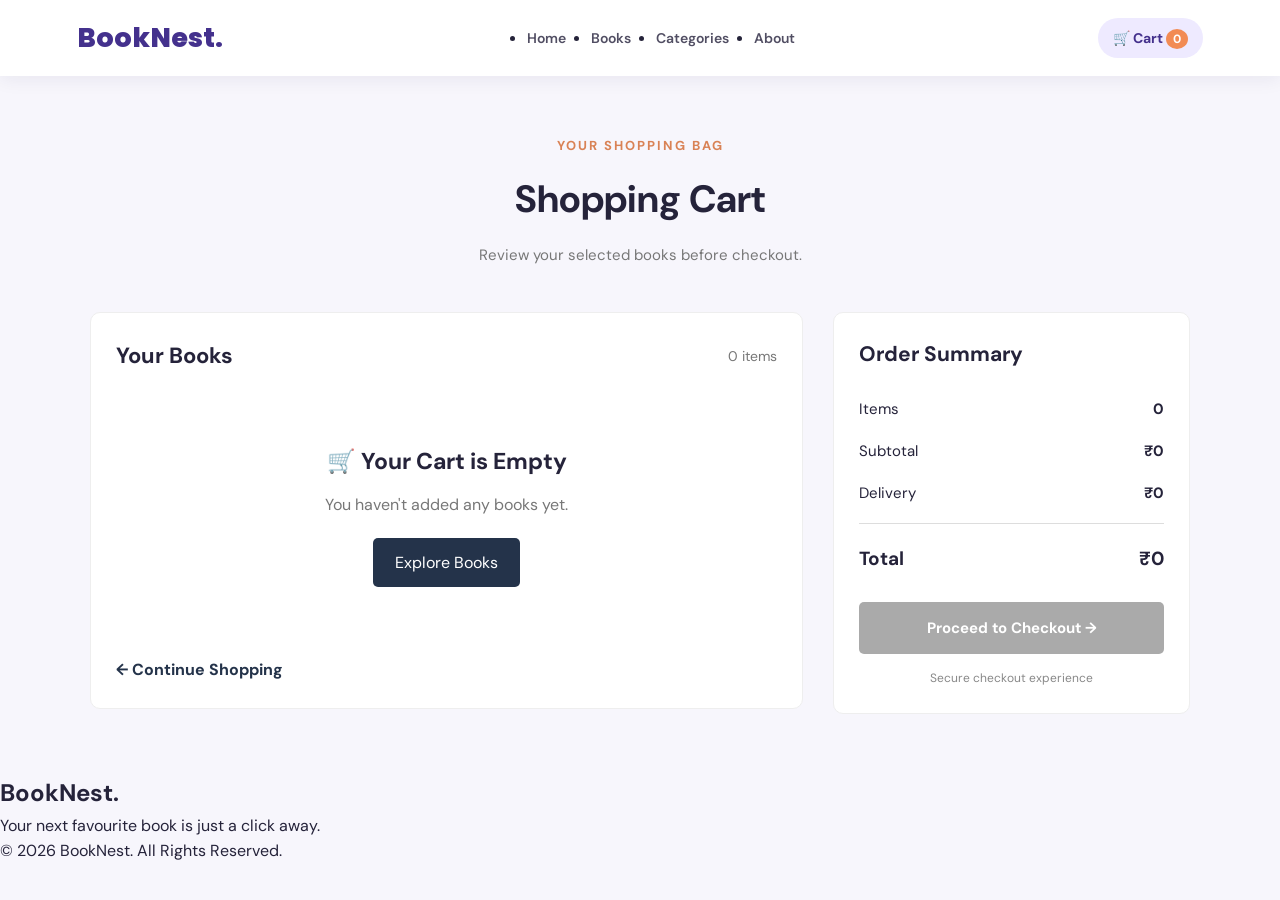
<file: html/cart.html>
<!DOCTYPE html>
<html lang="en">
<head>
    <meta charset="UTF-8">
    <meta name="viewport" content="width=device-width, initial-scale=1.0">
    <title>Shopping Cart | BookNest</title>

    <link rel="stylesheet" href="../css/style.css">
    <link rel="stylesheet" href="../css/cart.css">
</head>
<body>

    <!-- Navigation Bar -->
    <header>
        <nav class="navbar">
            <a href="index.html" class="logo">Book<span>Nest.</span></a>

            <ul class="nav-links">
                <li><a href="index.html">Home</a></li>
                <li><a href="books.html">Books</a></li>
                <li><a href="index.html#categories">Categories</a></li>
                <li><a href="index.html#about">About</a></li>
            </ul>

            <div class="nav-actions">
                <a href="cart.html" class="cart-link">
                    🛒 Cart <span id="cartCount">0</span>
                </a>
            </div>
        </nav>
    </header>

    <!-- Shopping Cart -->
    <main class="cart-page">

        <div class="cart-heading">
            <p>YOUR SHOPPING BAG</p>
            <h1>Shopping Cart</h1>
            <span>Review your selected books before checkout.</span>
        </div>

        <div class="cart-layout">

            <!-- Cart Items -->
            <section class="cart-items-section">

                <div class="cart-section-title">
                    <h2>Your Books</h2>
                    <span id="itemCount">0 items</span>
                </div>

                <div id="cartItems">
                    <!-- Cart items displayed using JavaScript -->
                </div>

                <a href="books.html" class="continue-btn">
                    ← Continue Shopping
                </a>

            </section>

            <!-- Order Summary -->
            <aside class="order-summary">

                <h2>Order Summary</h2>

                <div class="summary-row">
                    <span>Items</span>
                    <span id="summaryItems">0</span>
                </div>

                <div class="summary-row">
                    <span>Subtotal</span>
                    <span id="subtotal">₹0</span>
                </div>

                <div class="summary-row">
                    <span>Delivery</span>
                    <span id="delivery">₹0</span>
                </div>

                <div class="summary-total">
                    <span>Total</span>
                    <span id="total">₹0</span>
                </div>

                <button id="checkoutBtn" class="checkout-btn">
                    Proceed to Checkout →
                </button>

                <p class="secure-text">
                    Secure checkout experience
                </p>

            </aside>

        </div>

    </main>

    <!-- Footer -->
    <footer>
        <div class="footer-content">
            <h2>BookNest.</h2>
            <p>Your next favourite book is just a click away.</p>
            <p class="copyright">
                © 2026 BookNest. All Rights Reserved.
            </p>
        </div>
    </footer>

    <script src="../js/cart.js"></script>

</body>
</html>
</file>
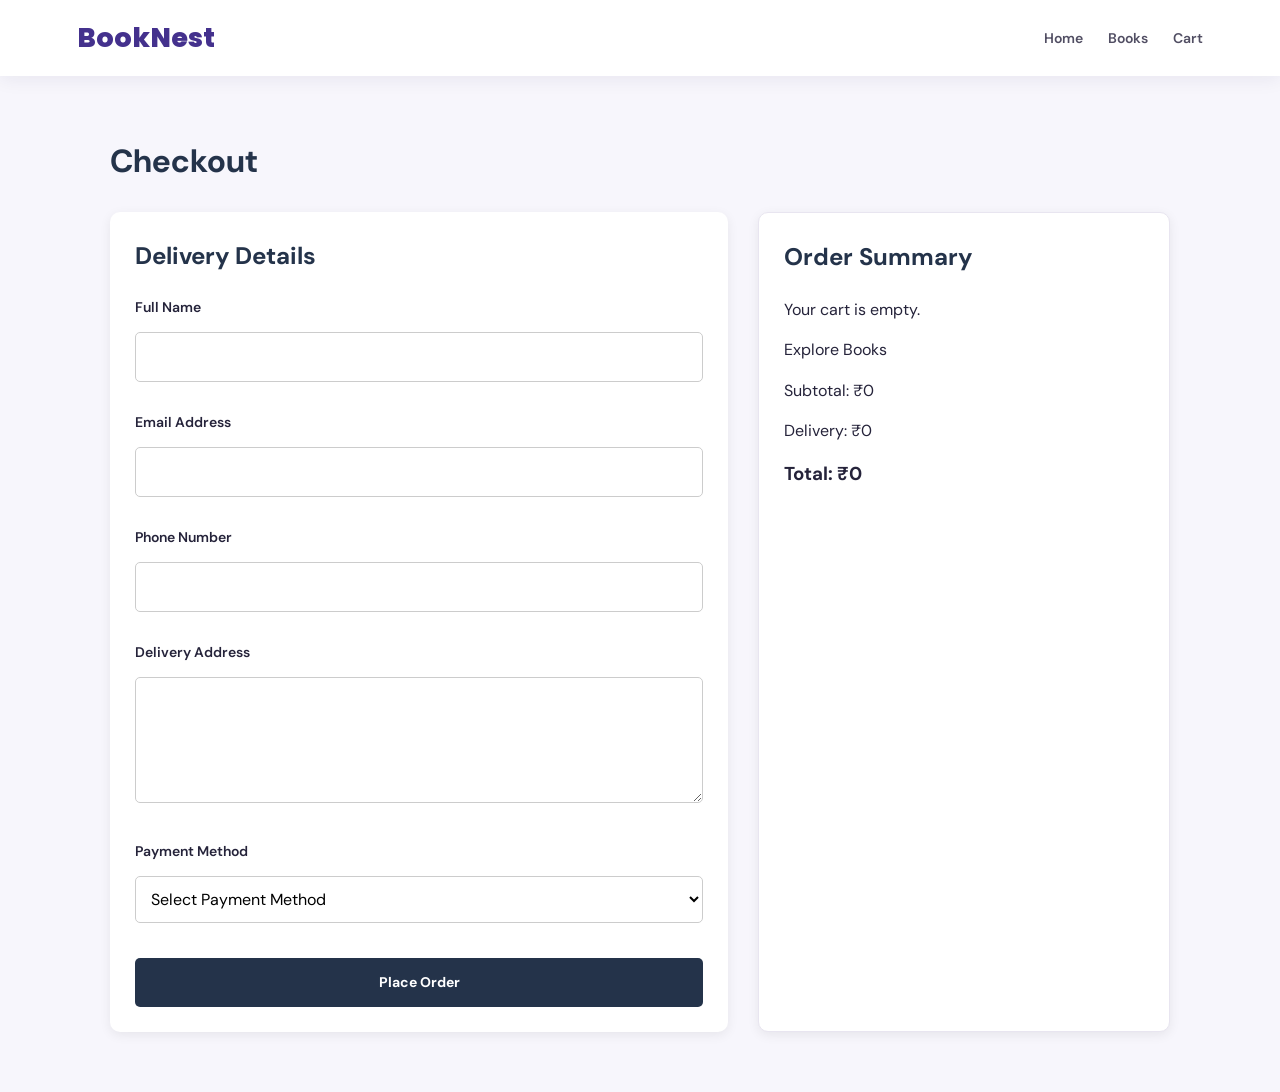
<file: html/checkout.html>
<!DOCTYPE html>
<html lang="en">
<head>
    <meta charset="UTF-8">
    <meta name="viewport" content="width=device-width, initial-scale=1.0">
    <title>Checkout | BookNest</title>
    <link rel="stylesheet" href="../css/style.css">
    <link rel="stylesheet" href="../css/checkout.css">
</head>
<body>

    <nav class="navbar">
        <h2 class="logo">BookNest</h2>
        <div class="nav-links">
            <a href="index.html">Home</a>
            <a href="books.html">Books</a>
            <a href="cart.html">Cart</a>
        </div>
    </nav>

    <main class="checkout-container">
        <h1>Checkout</h1>

        <form id="checkoutForm">
            <div class="checkout-form">
                <h2>Delivery Details</h2>

                <label for="customerName">Full Name</label>
                <input type="text" id="customerName" required>

                <label for="email">Email Address</label>
                <input type="email" id="email" required>

                <label for="phone">Phone Number</label>
                <input type="tel" id="phone" pattern="[0-9]{10}" required>

                <label for="address">Delivery Address</label>
                <textarea id="address" rows="4" required></textarea>

                <label for="payment">Payment Method</label>
                <select id="payment" required>
                    <option value="">Select Payment Method</option>
                    <option value="Cash on Delivery">Cash on Delivery</option>
                    <option value="Demo Online Payment">Demo Online Payment</option>
                </select>

                <button type="submit">Place Order</button>
            </div>

            <div class="checkout-summary">
                <h2>Order Summary</h2>
                <div id="checkoutItems"></div>
                <p>Subtotal: ₹<span id="checkoutSubtotal">0</span></p>
                <p>Delivery: ₹<span id="checkoutDelivery">0</span></p>
                <h3>Total: ₹<span id="checkoutTotal">0</span></h3>
            </div>
        </form>
    </main>

    <script src="../js/checkout.js"></script>
</body>
</html>
</file>
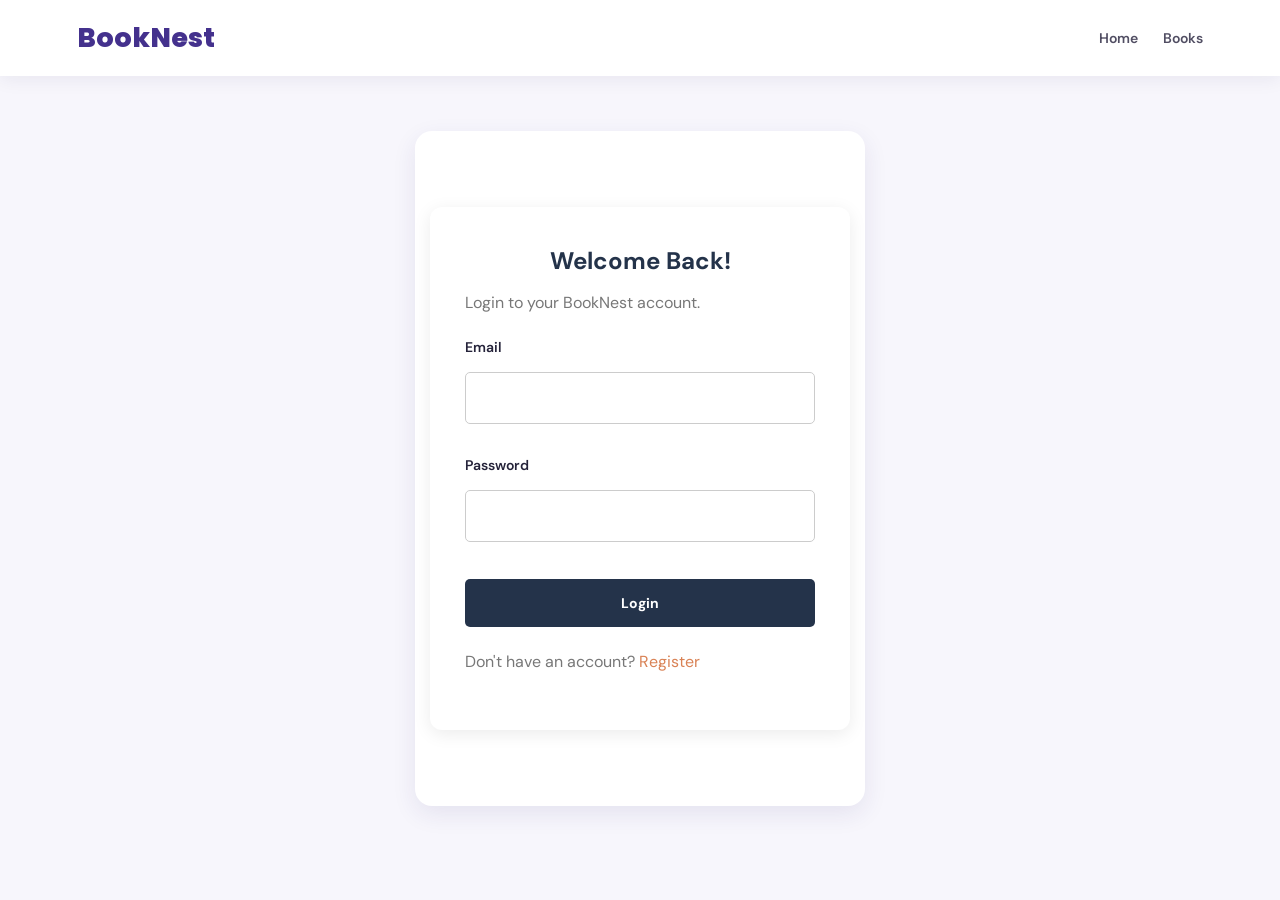
<file: html/login.html>
<!DOCTYPE html>
<html lang="en">
<head>
    <meta charset="UTF-8">
    <meta name="viewport" content="width=device-width, initial-scale=1.0">
    <title>Login | BookNest</title>
    <link rel="stylesheet" href="../css/style.css">
    <link rel="stylesheet" href="../css/auth.css">
</head>
<body>

    <nav class="navbar">
        <h2 class="logo">BookNest</h2>
        <div class="nav-links">
            <a href="index.html">Home</a>
            <a href="books.html">Books</a>
        </div>
    </nav>

    <section class="auth-container">
        <form id="loginForm" class="auth-card">
            <h1>Welcome Back!</h1>
            <p>Login to your BookNest account.</p>

            <label for="loginEmail">Email</label>
            <input type="email" id="loginEmail" required>

            <label for="loginPassword">Password</label>
            <input type="password" id="loginPassword" required>

            <button type="submit">Login</button>

            <p>Don't have an account?
                <a href="register.html">Register</a>
            </p>
        </form>
    </section>

    <script src="../js/auth.js"></script>
</body>
</html>
</file>
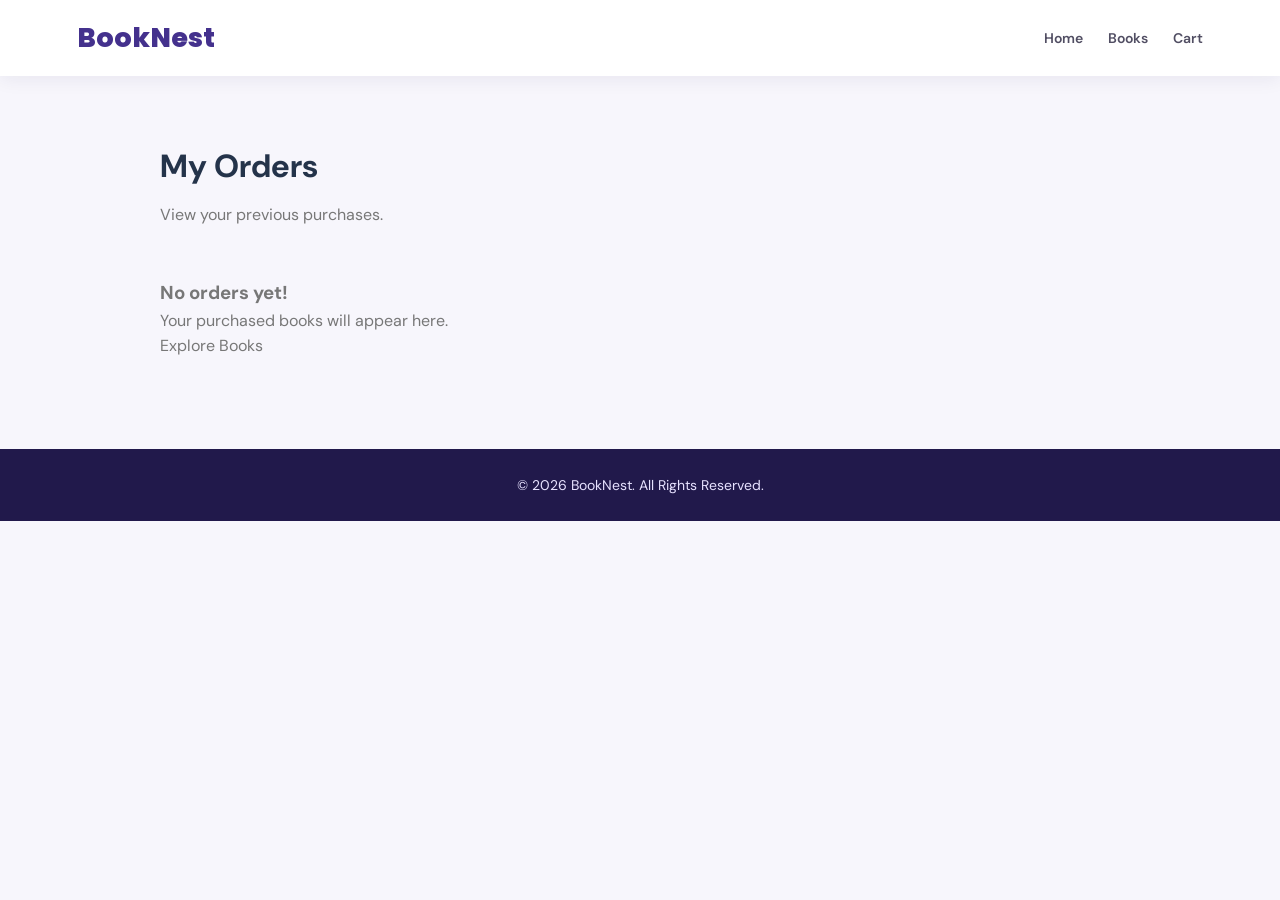
<file: html/orders.html>
<!DOCTYPE html>
<html lang="en">
<head>
    <meta charset="UTF-8">
    <meta name="viewport" content="width=device-width, initial-scale=1.0">
    <title>My Orders | BookNest</title>
    <link rel="stylesheet" href="../css/style.css">
    <link rel="stylesheet" href="../css/orders.css">
</head>
<body>

    <nav class="navbar">
        <h2 class="logo">BookNest</h2>
        <div class="nav-links">
            <a href="index.html">Home</a>
            <a href="books.html">Books</a>
            <a href="cart.html">Cart</a>
        </div>
    </nav>

    <main class="orders-container">
        <h1>My Orders</h1>
        <p>View your previous purchases.</p>

        <div id="ordersList"></div>
    </main>

    <footer class="footer">
        <p>© 2026 BookNest. All Rights Reserved.</p>
    </footer>

    <script src="../js/orders.js"></script>
</body>
</html>
</file>
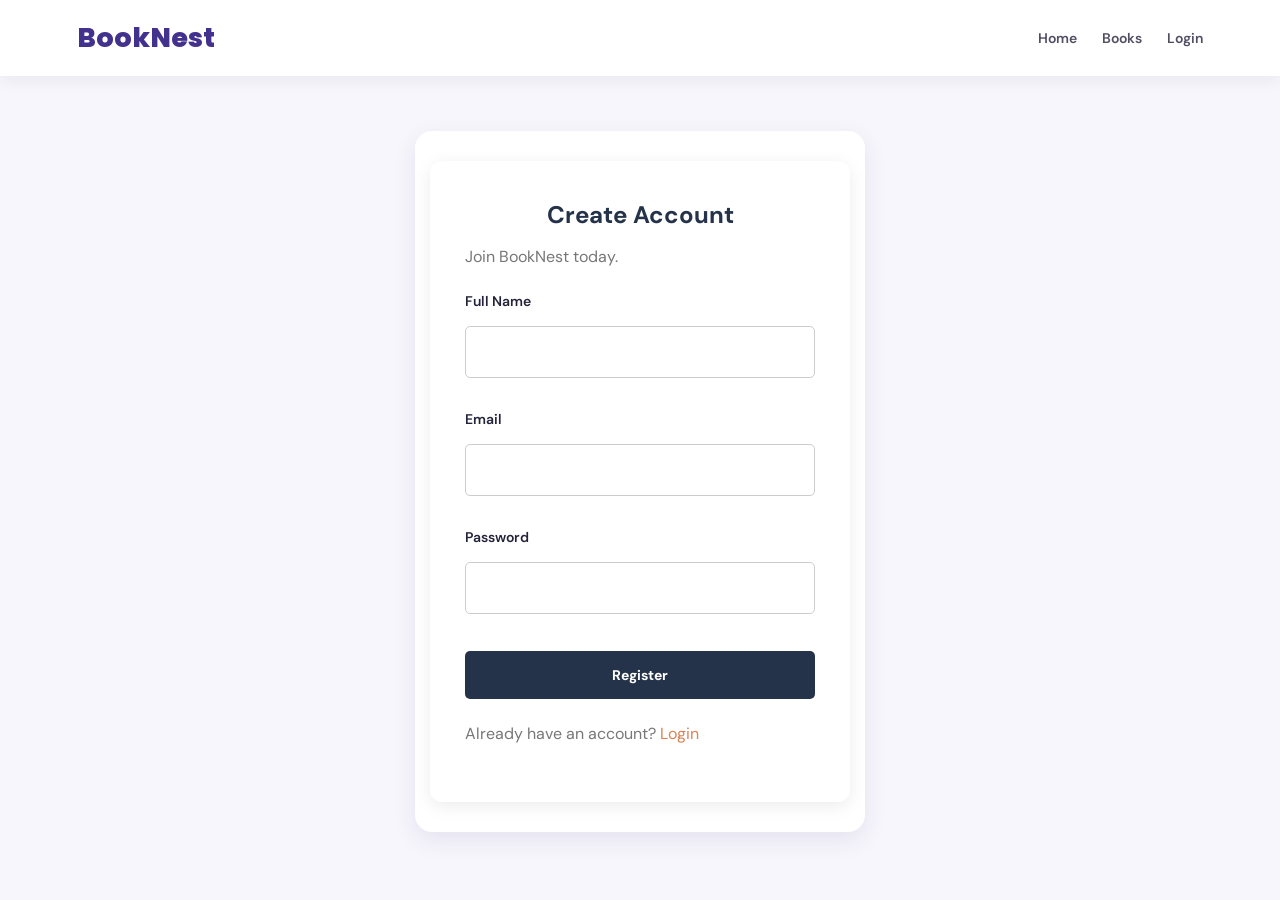
<file: html/register.html>
<!DOCTYPE html>
<html lang="en">
<head>
    <meta charset="UTF-8">
    <meta name="viewport" content="width=device-width, initial-scale=1.0">
    <title>Register | BookNest</title>
    <link rel="stylesheet" href="../css/style.css">
    <link rel="stylesheet" href="../css/auth.css">
</head>
<body>

    <nav class="navbar">
        <h2 class="logo">BookNest</h2>
        <div class="nav-links">
            <a href="index.html">Home</a>
            <a href="books.html">Books</a>
            <a href="login.html">Login</a>
        </div>
    </nav>

    <section class="auth-container">
        <form id="registerForm" class="auth-card">
            <h1>Create Account</h1>
            <p>Join BookNest today.</p>

            <label for="registerName">Full Name</label>
            <input type="text" id="registerName" required>

            <label for="registerEmail">Email</label>
            <input type="email" id="registerEmail" required>

            <label for="registerPassword">Password</label>
            <input type="password" id="registerPassword" minlength="6" required>

            <button type="submit">Register</button>

            <p>Already have an account?
                <a href="login.html">Login</a>
            </p>
        </form>
    </section>

    <script src="../js/auth.js"></script>
</body>
</html>
</file>
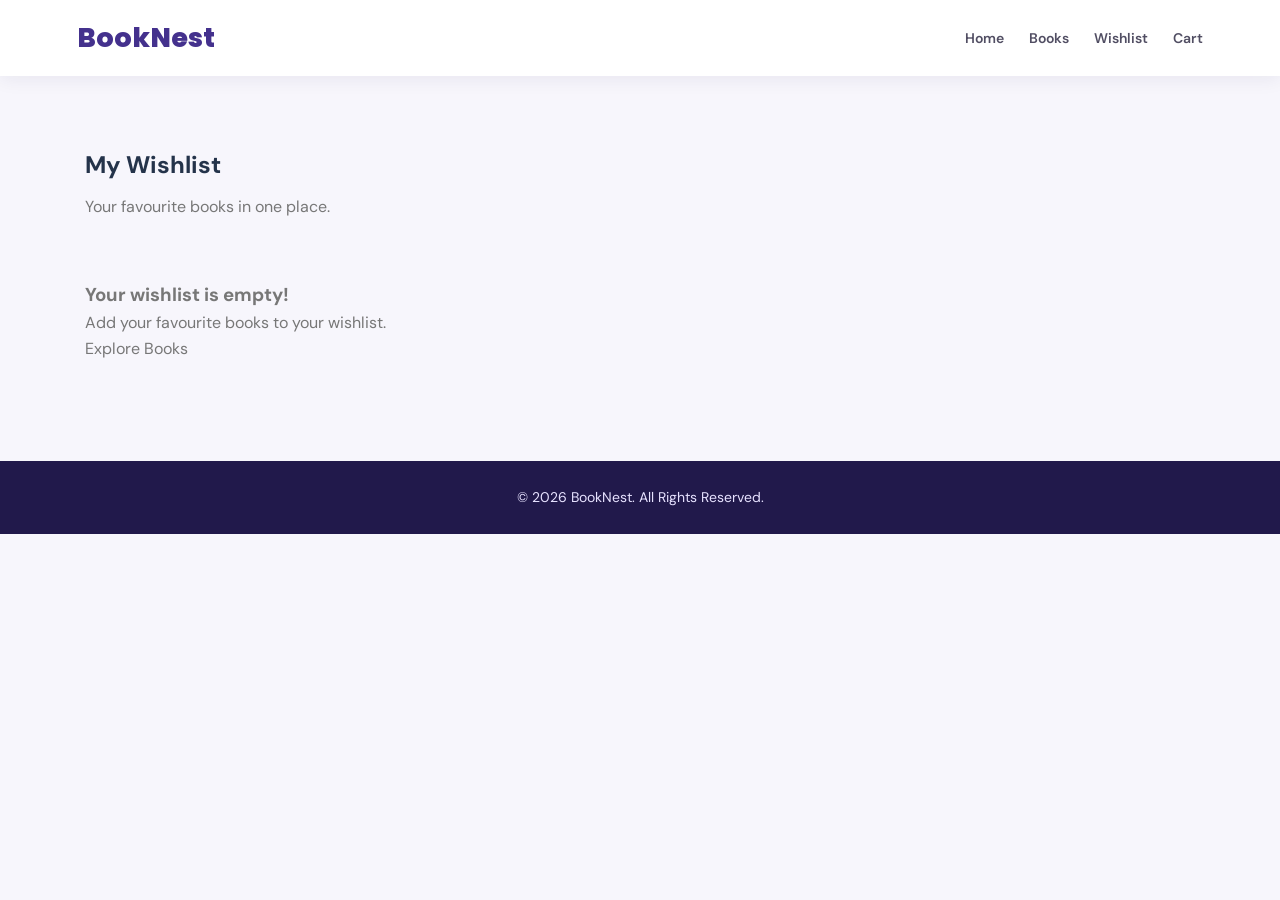
<file: html/wishlist.html>
<!DOCTYPE html>
<html lang="en">
<head>
    <meta charset="UTF-8">
    <meta name="viewport" content="width=device-width, initial-scale=1.0">
    <title>My Wishlist | BookNest</title>

    <link rel="stylesheet" href="../css/style.css">
    <link rel="stylesheet" href="../css/wishlist.css">
</head>
<body>

    <nav class="navbar">
        <h2 class="logo">BookNest</h2>

        <div class="nav-links">
            <a href="index.html">Home</a>
            <a href="books.html">Books</a>
            <a href="wishlist.html">Wishlist</a>
            <a href="cart.html">Cart</a>
        </div>
    </nav>

    <section class="wishlist-section">
        <h1>My Wishlist</h1>
        <p>Your favourite books in one place.</p>

        <div id="wishlistItems" class="wishlist-grid"></div>
    </section>

    <footer class="footer">
        <p>© 2026 BookNest. All Rights Reserved.</p>
    </footer>

    <script src="../js/data.js"></script>
    <script src="../js/wishlist.js"></script>

</body>
</html>
</file>
<file: css/style.css>
/*BOOKNEST - GLOBAL DESIGN*/

@import url('https://fonts.googleapis.com/css2?family=DM+Sans:wght@400;500;600;700;800&family=Poppins:wght@400;500;600;700;800&display=swap');

:root {
    --primary: #44318d;
    --primary-dark: #30216b;
    --secondary: #7664cf;
    --accent: #f28b54;
    --background: #f7f6fc;
    --surface: #ffffff;
    --text: #25233a;
    --muted: #77758a;
    --border: #e8e5f0;
    --success: #269765;
    --shadow: 0 8px 25px rgba(48, 33, 107, 0.09);
}

* {
    margin: 0;
    padding: 0;
    box-sizing: border-box;
}

html {
    scroll-behavior: smooth;
}

body {
    font-family: 'DM Sans', sans-serif;
    background: var(--background);
    color: var(--text);
    line-height: 1.6;
    min-height: 100vh;
}

a {
    text-decoration: none;
    color: inherit;
}

button,
input,
select,
textarea {
    font: inherit;
}

button {
    cursor: pointer;
    border: none;
}

/* NAVIGATION BAR*/

.navbar {
    width: 100%;
    min-height: 76px;
    padding: 14px 6%;
    display: flex;
    align-items: center;
    justify-content: space-between;
    gap: 25px;
    background: #ffffff;
    box-shadow: 0 3px 18px rgba(35, 25, 75, 0.07);
    position: sticky;
    top: 0;
    z-index: 1000;
}

.logo {
    font-family: 'Poppins', sans-serif;
    font-size: 27px;
    font-weight: 800;
    color: var(--primary);
    white-space: nowrap;
}

.nav-links {
    display: flex;
    align-items: center;
    justify-content: center;
    gap: 25px;
}

.nav-links a {
    font-size: 14px;
    font-weight: 600;
    color: #514e63;
    transition: 0.3s;
}

.nav-links a:hover {
    color: var(--secondary);
}

.nav-actions {
    display: flex;
    align-items: center;
    justify-content: center;
    gap: 15px;
}

.nav-actions input {
    width: 190px;
    padding: 10px 14px;
    border: 1px solid var(--border);
    border-radius: 25px;
    outline: none;
    background: #faf9ff;
}

.nav-actions input:focus {
    border-color: var(--secondary);
    box-shadow: 0 0 0 3px rgba(118, 100, 207, 0.12);
}

.nav-actions a {
    color: var(--primary);
    font-size: 14px;
    font-weight: 700;
    white-space: nowrap;
}

.cart-link {
    background: #eeeaff;
    padding: 9px 15px;
    border-radius: 25px;
}

#cartCount {
    background: var(--accent);
    color: white;
    padding: 2px 7px;
    border-radius: 50%;
    font-size: 12px;
}

/*BUTTONS - ALL PAGES*/

button,
.hero-btn,
.view-all a,
.category-card a,
.checkout-btn,
.auth-btn,
.submit-btn {
    display: inline-flex;
    justify-content: center;
    align-items: center;
    gap: 7px;
    padding: 11px 19px;
    border-radius: 9px;
    background: var(--primary);
    color: #ffffff;
    font-size: 14px;
    font-weight: 700;
    transition: all 0.25s ease;
    border: none;
}

button:hover,
.hero-btn:hover,
.view-all a:hover,
.category-card a:hover,
.checkout-btn:hover,
.auth-btn:hover,
.submit-btn:hover {
    background: var(--primary-dark);
    color: #ffffff;
    transform: translateY(-2px);
    box-shadow: 0 6px 15px rgba(68, 49, 141, 0.2);
}

button:active {
    transform: scale(0.98);
}

.wishlist-btn {
    background: #fff0f1 !important;
    color: #d64d6a !important;
}

.wishlist-btn:hover {
    background: #d64d6a !important;
    color: #ffffff !important;
}

.cart-btn {
    background: var(--accent) !important;
    color: #ffffff !important;
}

.cart-btn:hover {
    background: #df713a !important;
}

.delete-book-btn,
.remove-btn {
    background: #ffe9e9 !important;
    color: #c73535 !important;
}

.delete-book-btn:hover,
.remove-btn:hover {
    background: #c73535 !important;
    color: white !important;
}

.details-btn {
    background: #eeeaff !important;
    color: var(--primary) !important;
}

.details-btn:hover {
    background: var(--primary) !important;
    color: white !important;
}

/*HOMEPAGE HERO*/

.hero {
    min-height: 460px;
    padding: 70px 8%;
    display: flex;
    align-items: center;
    background:
        radial-gradient(circle at 85% 25%, rgba(255,255,255,0.18), transparent 25%),
        linear-gradient(120deg, #30216b, #6651b8 65%, #9282df);
    color: white;
    overflow: hidden;
}

.hero-content {
    max-width: 650px;
}

.hero-content h1 {
    font-family: 'Poppins', sans-serif;
    font-size: clamp(32px, 5vw, 53px);
    line-height: 1.2;
    margin-bottom: 20px;
    font-weight: 800;
}

.hero-content p {
    font-size: 17px;
    color: #eeeaff;
    max-width: 550px;
    margin-bottom: 30px;
}

.hero-btn {
    background: var(--accent);
    padding: 14px 25px;
    border-radius: 10px;
}

.hero-btn:hover {
    background: #df713a;
}

/*COMMON SECTION HEADINGS*/

.categories,
.featured-section,
.about,
.catalogue-section {
    padding: 65px 7%;
}

.categories h2,
.featured-section h2,
.about h2,
.catalogue-heading h1 {
    font-family: 'Poppins', sans-serif;
    font-size: clamp(25px, 3vw, 34px);
    color: var(--primary-dark);
    text-align: center;
    margin-bottom: 35px;
}

/*CATEGORY CARDS*/

.category-container {
    display: grid;
    grid-template-columns: repeat(4, minmax(0, 1fr));
    gap: 22px;
}

.category-card {
    background: white;
    border: 1px solid var(--border);
    border-radius: 16px;
    padding: 28px 22px;
    text-align: center;
    box-shadow: var(--shadow);
    transition: 0.3s;
}

.category-card:hover {
    transform: translateY(-7px);
    border-color: var(--secondary);
}

.category-card h3 {
    color: var(--primary);
    margin-bottom: 10px;
    font-size: 18px;
}

.category-card p {
    color: var(--muted);
    margin-bottom: 20px;
    font-size: 14px;
}

/*BOOK CARDS*/

.book-container,
.catalogue-grid {
    display: grid;
    grid-template-columns: repeat(4, minmax(0, 1fr));
    gap: 25px;
}

.book-card {
    background: white;
    border: 1px solid var(--border);
    border-radius: 15px;
    overflow: hidden;
    box-shadow: var(--shadow);
    transition: 0.3s;
    min-width: 0;
}

.book-card:hover {
    transform: translateY(-6px);
    box-shadow: 0 13px 30px rgba(48, 33, 107, 0.15);
}

.book-card img {
    width: 100%;
    height: 235px;
    object-fit: contain;
    background: #f0edfa;
    padding: 15px;
}

.book-info {
    padding: 18px;
}

.book-info h3 {
    color: var(--text);
    font-size: 17px;
    margin-bottom: 7px;
}

.book-info p {
    color: var(--muted);
    font-size: 13px;
    margin-bottom: 5px;
}

.book-info h4 {
    color: var(--primary);
    font-size: 20px;
    margin: 12px 0;
}

.book-info button {
    width: 100%;
    margin-top: 8px;
}

/*VIEW ALL*/

.view-all {
    text-align: center;
    margin-top: 35px;
}

.view-all a {
    padding: 13px 27px;
}

/*ABOUT SECTION */

.about {
    background: #eeeaff;
    text-align: center;
}

.about p {
    max-width: 750px;
    margin: auto;
    color: #625e78;
    font-size: 16px;
}

/* CATALOGUE*/

.catalogue-heading p {
    text-align: center;
    color: var(--muted);
    margin-top: -20px;
    margin-bottom: 30px;
}

.filter-container {
    display: flex;
    justify-content: center;
    align-items: center;
    flex-wrap: wrap;
    gap: 15px;
    margin-bottom: 25px;
}

.filter-container input,
.filter-container select {
    min-width: 190px;
    padding: 12px 15px;
    border: 1px solid var(--border);
    border-radius: 9px;
    background: white;
    outline: none;
}

.filter-container input:focus,
.filter-container select:focus {
    border-color: var(--secondary);
}

#resultCount {
    color: var(--muted);
    margin-bottom: 20px;
}

/*BOOK DETAILS */

.book-details-container {
    max-width: 1100px;
    margin: 55px auto;
    padding: 35px;
    display: flex;
    align-items: center;
    gap: 45px;
    background: white;
    border-radius: 18px;
    box-shadow: var(--shadow);
}

.details-cover {
    width: 280px;
    max-width: 100%;
    height: 390px;
    object-fit: contain;
    background: #f0edfa;
    border-radius: 12px;
    padding: 15px;
}

.details-info {
    flex: 1;
}

.details-info h1 {
    font-family: 'Poppins', sans-serif;
    font-size: 32px;
    color: var(--primary-dark);
    margin-bottom: 10px;
}

.details-info p {
    color: var(--muted);
    margin: 10px 0;
}

.details-price {
    color: var(--primary) !important;
    font-size: 26px;
    font-weight: 800;
}

.details-info button {
    margin: 10px 8px 0 0;
}

/* FORMS AND INPUTS*/

input,
select,
textarea {
    max-width: 100%;
}

form input,
form select,
form textarea {
    width: 100%;
    padding: 12px 14px;
    margin: 7px 0 15px;
    border: 1px solid var(--border);
    border-radius: 9px;
    outline: none;
    background: #ffffff;
}

form input:focus,
form select:focus,
form textarea:focus {
    border-color: var(--secondary);
    box-shadow: 0 0 0 3px rgba(118, 100, 207, 0.1);
}

form label {
    color: var(--text);
    font-weight: 600;
    font-size: 14px;
}

/* CART, WISHLIST, CHECKOUT, ORDERS */

.cart-container,
.wishlist-container,
.checkout-container,
.orders-container {
    width: 90%;
    max-width: 1100px;
    margin: 45px auto;
}

.cart-item,
.wishlist-item,
.order-card,
.admin-book-row {
    background: white;
    border: 1px solid var(--border);
    border-radius: 13px;
    padding: 20px;
    margin-bottom: 17px;
    box-shadow: var(--shadow);
}

.cart-summary,
.checkout-summary {
    background: white;
    border: 1px solid var(--border);
    border-radius: 15px;
    padding: 25px;
    box-shadow: var(--shadow);
}

/*ADMIN*/

.admin-container {
    width: 90%;
    max-width: 1100px;
    margin: 40px auto;
}

.admin-book-row {
    display: flex;
    justify-content: space-between;
    align-items: center;
    gap: 15px;
}

/*AUTHENTICATION PAGES*/

.auth-container {
    width: 90%;
    max-width: 450px;
    margin: 55px auto;
    padding: 35px;
    background: white;
    border-radius: 17px;
    box-shadow: var(--shadow);
}

.auth-container h1,
.auth-container h2 {
    text-align: center;
    color: var(--primary);
    margin-bottom: 25px;
}

.auth-container button {
    width: 100%;
}

/*FOOTER*/

.footer {
    background: #21194b;
    color: #e7e2ff;
    padding: 25px 15px;
    text-align: center;
    margin-top: 40px;
}

.footer p {
    font-size: 14px;
}

/*TABLET RESPONSIVENESS*/

@media (max-width: 1024px) {

    .navbar {
        padding: 14px 4%;
        flex-wrap: wrap;
    }

    .nav-links {
        gap: 15px;
    }

    .nav-actions input {
        width: 150px;
    }

    .category-container {
        grid-template-columns: repeat(2, minmax(0, 1fr));
    }

    .book-container,
    .catalogue-grid {
        grid-template-columns: repeat(3, minmax(0, 1fr));
    }

    .categories,
    .featured-section,
    .about,
    .catalogue-section {
        padding: 50px 5%;
    }

}

/*MOBILE RESPONSIVENESS*/

@media (max-width: 768px) {

    .navbar {
        position: relative;
        flex-direction: column;
        align-items: center;
        gap: 14px;
        padding: 18px 5%;
    }

    .logo {
        font-size: 25px;
    }

    .nav-links {
        width: 100%;
        flex-wrap: wrap;
        gap: 12px 20px;
    }

    .nav-links a {
        font-size: 13px;
    }

    .nav-actions {
        width: 100%;
        flex-wrap: wrap;
        gap: 12px;
    }

    .nav-actions input {
        width: 100%;
    }

    .hero {
        min-height: 390px;
        padding: 55px 7%;
        text-align: center;
        justify-content: center;
    }

    .hero-content h1 {
        font-size: 34px;
    }

    .hero-content p {
        font-size: 15px;
    }

    .categories,
    .featured-section,
    .about,
    .catalogue-section {
        padding: 42px 5%;
    }

    .category-container {
        grid-template-columns: repeat(2, minmax(0, 1fr));
        gap: 14px;
    }

    .category-card {
        padding: 20px 13px;
    }

    .book-container,
    .catalogue-grid {
        grid-template-columns: repeat(2, minmax(0, 1fr));
        gap: 15px;
    }

    .book-card img {
        height: 190px;
    }

    .book-info {
        padding: 13px;
    }

    .book-info h3 {
        font-size: 15px;
    }

    .book-info button {
        font-size: 12px;
        padding: 10px 7px;
    }

    .filter-container {
        flex-direction: column;
        align-items: stretch;
    }

    .filter-container input,
    .filter-container select {
        width: 100%;
    }

    .book-details-container {
        width: 92%;
        margin: 30px auto;
        padding: 22px;
        flex-direction: column;
        text-align: center;
        gap: 25px;
    }

    .details-cover {
        width: 220px;
        height: 300px;
    }

    .details-info h1 {
        font-size: 25px;
    }

    .admin-book-row {
        flex-direction: column;
        align-items: flex-start;
    }

}

/* SMALL MOBILE PHONES */

@media (max-width: 480px) {

    .hero {
        min-height: 350px;
        padding: 40px 6%;
    }

    .hero-content h1 {
        font-size: 28px;
    }

    .hero-content p {
        font-size: 14px;
    }

    .categories h2,
    .featured-section h2,
    .about h2,
    .catalogue-heading h1 {
        font-size: 24px;
    }

    .category-container {
        grid-template-columns: 1fr;
    }

    .book-container,
    .catalogue-grid {
        grid-template-columns: repeat(2, minmax(0, 1fr));
        gap: 10px;
    }

    .book-card img {
        height: 155px;
        padding: 8px;
    }

    .book-info {
        padding: 10px;
    }

    .book-info h3 {
        font-size: 13px;
    }

    .book-info p {
        font-size: 11px;
    }

    .book-info h4 {
        font-size: 17px;
    }

    .book-info button {
        font-size: 11px;
        padding: 9px 5px;
    }

    .auth-container {
        padding: 23px;
    }

    .cart-container,
    .wishlist-container,
    .checkout-container,
    .orders-container,
    .admin-container {
        width: 94%;
        margin: 25px auto;
    }

    .details-info button {
        width: 100%;
        margin: 7px 0;
    }

}

/*PREVENT HORIZONTAL OVERFLOW*/

img {
    max-width: 100%;
}

table {
    width: 100%;
    border-collapse: collapse;
}

@media (max-width: 600px) {
    .cart-summary,
    .checkout-summary {
        padding: 17px;
    }

    .cart-item,
    .wishlist-item,
    .order-card {
        padding: 14px;
    }
}
</file>
<file: css/cart.css>
/* Shopping Cart Page */

.cart-page {
    padding: 60px 7%;
    min-height: 75vh;
}

.cart-heading {
    text-align: center;
    margin-bottom: 45px;
}

.cart-heading p {
    color: #d98255;
    font-size: 13px;
    font-weight: bold;
    letter-spacing: 2px;
    margin-bottom: 12px;
}

.cart-heading h1 {
    font-size: 38px;
    margin-bottom: 12px;
}

.cart-heading span {
    color: #777;
    font-size: 15px;
}

/* Cart Layout */

.cart-layout {
    display: grid;
    grid-template-columns: 2fr 1fr;
    gap: 30px;
    align-items: start;
}

.cart-items-section {
    background: white;
    padding: 25px;
    border-radius: 10px;
    border: 1px solid #eee;
}

.cart-section-title {
    display: flex;
    justify-content: space-between;
    align-items: center;
    margin-bottom: 25px;
}

.cart-section-title h2 {
    font-size: 22px;
}

.cart-section-title span {
    color: #777;
    font-size: 14px;
}

/* Individual Cart Item */

.cart-item {
    display: flex;
    align-items: center;
    gap: 20px;
    padding: 20px 0;
    border-bottom: 1px solid #eee;
}

.cart-item img {
    width: 85px;
    height: 115px;
    object-fit: contain;
    background: #f0e9dd;
    border-radius: 5px;
    padding: 5px;
}

.cart-item-details {
    flex: 1;
}

.cart-item-details h3 {
    font-size: 17px;
    margin-bottom: 8px;
}

.cart-item-details p {
    color: #777;
    font-size: 13px;
    margin-bottom: 8px;
}

.cart-item-price {
    font-weight: bold;
    color: #24334a;
}

/* Quantity Controls */

.quantity-controls {
    display: flex;
    align-items: center;
    gap: 12px;
    margin-top: 12px;
}

.quantity-controls button {
    width: 28px;
    height: 28px;
    border: 1px solid #ddd;
    background: #faf8f4;
    cursor: pointer;
    border-radius: 4px;
    font-size: 16px;
}

.quantity-controls button:hover {
    background: #d98255;
    color: white;
}

.quantity-controls span {
    font-weight: bold;
}

/* Remove Button */

.remove-btn {
    background: none;
    border: none;
    color: #c94c4c;
    cursor: pointer;
    font-size: 13px;
    margin-top: 12px;
}

.remove-btn:hover {
    text-decoration: underline;
}

/* Continue Shopping */

.continue-btn {
    display: inline-block;
    margin-top: 25px;
    text-decoration: none;
    color: #24334a;
    font-weight: bold;
}

.continue-btn:hover {
    color: #d98255;
}

/* Order Summary */

.order-summary {
    background: white;
    padding: 25px;
    border-radius: 10px;
    border: 1px solid #eee;
    position: sticky;
    top: 20px;
}

.order-summary h2 {
    font-size: 21px;
    margin-bottom: 25px;
}

.summary-row,
.summary-total {
    display: flex;
    justify-content: space-between;
    margin-bottom: 18px;
    font-size: 15px;
}

.summary-row span:last-child,
.summary-total span:last-child {
    font-weight: bold;
}

.summary-total {
    border-top: 1px solid #ddd;
    padding-top: 20px;
    font-size: 19px;
    font-weight: bold;
}

/* Checkout Button */

.checkout-btn {
    width: 100%;
    padding: 14px;
    margin-top: 10px;
    background: #24334a;
    color: white;
    border: none;
    border-radius: 5px;
    font-size: 15px;
    cursor: pointer;
    transition: 0.3s;
}

.checkout-btn:hover {
    background: #d98255;
}

.checkout-btn:disabled {
    background: #aaa;
    cursor: not-allowed;
}

.secure-text {
    text-align: center;
    color: #888;
    font-size: 12px;
    margin-top: 15px;
}

/* Empty Cart */

.empty-cart {
    text-align: center;
    padding: 45px 15px;
}

.empty-cart h2 {
    font-size: 23px;
    margin-bottom: 12px;
}

.empty-cart p {
    color: #777;
    margin-bottom: 20px;
}

.empty-cart a {
    display: inline-block;
    background: #24334a;
    color: white;
    padding: 12px 22px;
    border-radius: 5px;
    text-decoration: none;
}

/* Responsive */

@media (max-width: 850px) {
    .cart-layout {
        grid-template-columns: 1fr;
    }

    .order-summary {
        position: static;
    }
}

@media (max-width: 550px) {
    .cart-page {
        padding: 40px 5%;
    }

    .cart-heading h1 {
        font-size: 30px;
    }

    .cart-items-section {
        padding: 15px;
    }

    .cart-item {
        gap: 12px;
        align-items: flex-start;
    }

    .cart-item img {
        width: 65px;
        height: 95px;
    }

    .cart-item-details h3 {
        font-size: 14px;
    }
}
</file>
<file: css/checkout.css>
.checkout-container {
    max-width: 1100px;
    margin: 40px auto;
    padding: 20px;
}

.checkout-container h1 {
    color: #24334a;
    margin-bottom: 25px;
}

#checkoutForm {
    display: grid;
    grid-template-columns: 1.5fr 1fr;
    gap: 30px;
}

.checkout-form,
.checkout-summary {
    background: white;
    padding: 25px;
    border-radius: 10px;
    box-shadow: 0 3px 12px rgba(0, 0, 0, 0.07);
}

.checkout-form h2,
.checkout-summary h2 {
    color: #24334a;
    margin-bottom: 20px;
}

.checkout-form label {
    display: block;
    margin: 14px 0 7px;
}

.checkout-form input,
.checkout-form textarea,
.checkout-form select {
    width: 100%;
    padding: 11px;
    border: 1px solid #ccc;
    border-radius: 5px;
    font: inherit;
}

.checkout-form button {
    margin-top: 20px;
    padding: 13px 20px;
    width: 100%;
    border: none;
    border-radius: 5px;
    background: #24334a;
    color: white;
    cursor: pointer;
}

.checkout-form button:hover {
    background: #d98255;
}

.checkout-summary p,
.checkout-summary h3 {
    margin: 15px 0;
}

.checkout-item {
    display: flex;
    justify-content: space-between;
    gap: 10px;
    margin: 12px 0;
}

@media (max-width: 700px) {
    #checkoutForm {
        grid-template-columns: 1fr;
    }
}
</file>
<file: css/auth.css>
.auth-container {
    min-height: 75vh;
    display: flex;
    justify-content: center;
    align-items: center;
    padding: 30px 15px;
}

.auth-card {
    width: 100%;
    max-width: 430px;
    padding: 35px;
    background: white;
    border-radius: 12px;
    box-shadow: 0 4px 18px rgba(0, 0, 0, 0.08);
}

.auth-card h1 {
    color: #24334a;
    margin-bottom: 10px;
}

.auth-card > p {
    color: #777;
    margin-bottom: 20px;
}

.auth-card label {
    display: block;
    margin: 15px 0 7px;
}

.auth-card input {
    width: 100%;
    padding: 12px;
    border: 1px solid #ccc;
    border-radius: 5px;
}

.auth-card button {
    width: 100%;
    margin: 22px 0;
    padding: 13px;
    border: none;
    border-radius: 5px;
    background: #24334a;
    color: white;
    cursor: pointer;
}

.auth-card button:hover {
    background: #d98255;
}

.auth-card a {
    color: #d98255;
    text-decoration: none;
}
</file>
<file: css/orders.css>
.orders-container {
    max-width: 1000px;
    margin: 45px auto;
    padding: 20px;
}

.orders-container h1 {
    color: #24334a;
    margin-bottom: 10px;
}

.orders-container > p {
    color: #777;
    margin-bottom: 25px;
}

.order-card {
    background: white;
    padding: 22px;
    margin-bottom: 20px;
    border-radius: 10px;
    box-shadow: 0 3px 12px rgba(0, 0, 0, 0.07);
}

.order-card h3 {
    color: #24334a;
    margin-bottom: 12px;
}

.order-card p {
    margin: 9px 0;
    color: #555;
}

.order-card ul {
    padding-left: 22px;
    margin: 12px 0;
}

.order-card li {
    margin: 7px 0;
}

.order-status {
    display: inline-block;
    padding: 6px 12px;
    background: #e5f5e9;
    color: #24743b;
    border-radius: 20px;
    font-size: 14px;
}

.empty-orders {
    padding: 25px 0;
    color: #777;
}
</file>
<file: css/wishlist.css>
.wishlist-section {
    max-width: 1150px;
    margin: 50px auto;
    padding: 20px;
}

.wishlist-section h1 {
    color: #24334a;
    margin-bottom: 10px;
}

.wishlist-section > p {
    color: #777;
    margin-bottom: 30px;
}

.wishlist-grid {
    display: grid;
    grid-template-columns: repeat(auto-fit, minmax(220px, 1fr));
    gap: 25px;
}

.wishlist-card {
    background: white;
    padding: 18px;
    border-radius: 10px;
    box-shadow: 0 3px 12px rgba(0, 0, 0, 0.08);
}

.wishlist-card img {
    width: 100%;
    height: 220px;
    object-fit: contain;
}

.wishlist-card h3 {
    color: #24334a;
    margin: 12px 0 6px;
}

.wishlist-card p {
    color: #777;
    margin: 7px 0;
}

.wishlist-card button {
    padding: 10px 14px;
    margin: 8px 5px 0 0;
    border: none;
    border-radius: 5px;
    background: #24334a;
    color: white;
    cursor: pointer;
}

.wishlist-card button:hover {
    background: #d98255;
}

.empty-wishlist {
    color: #777;
    padding: 30px 0;
}

@media (max-width: 600px) {
    .wishlist-section {
        margin: 25px auto;
    }
}
</file>
